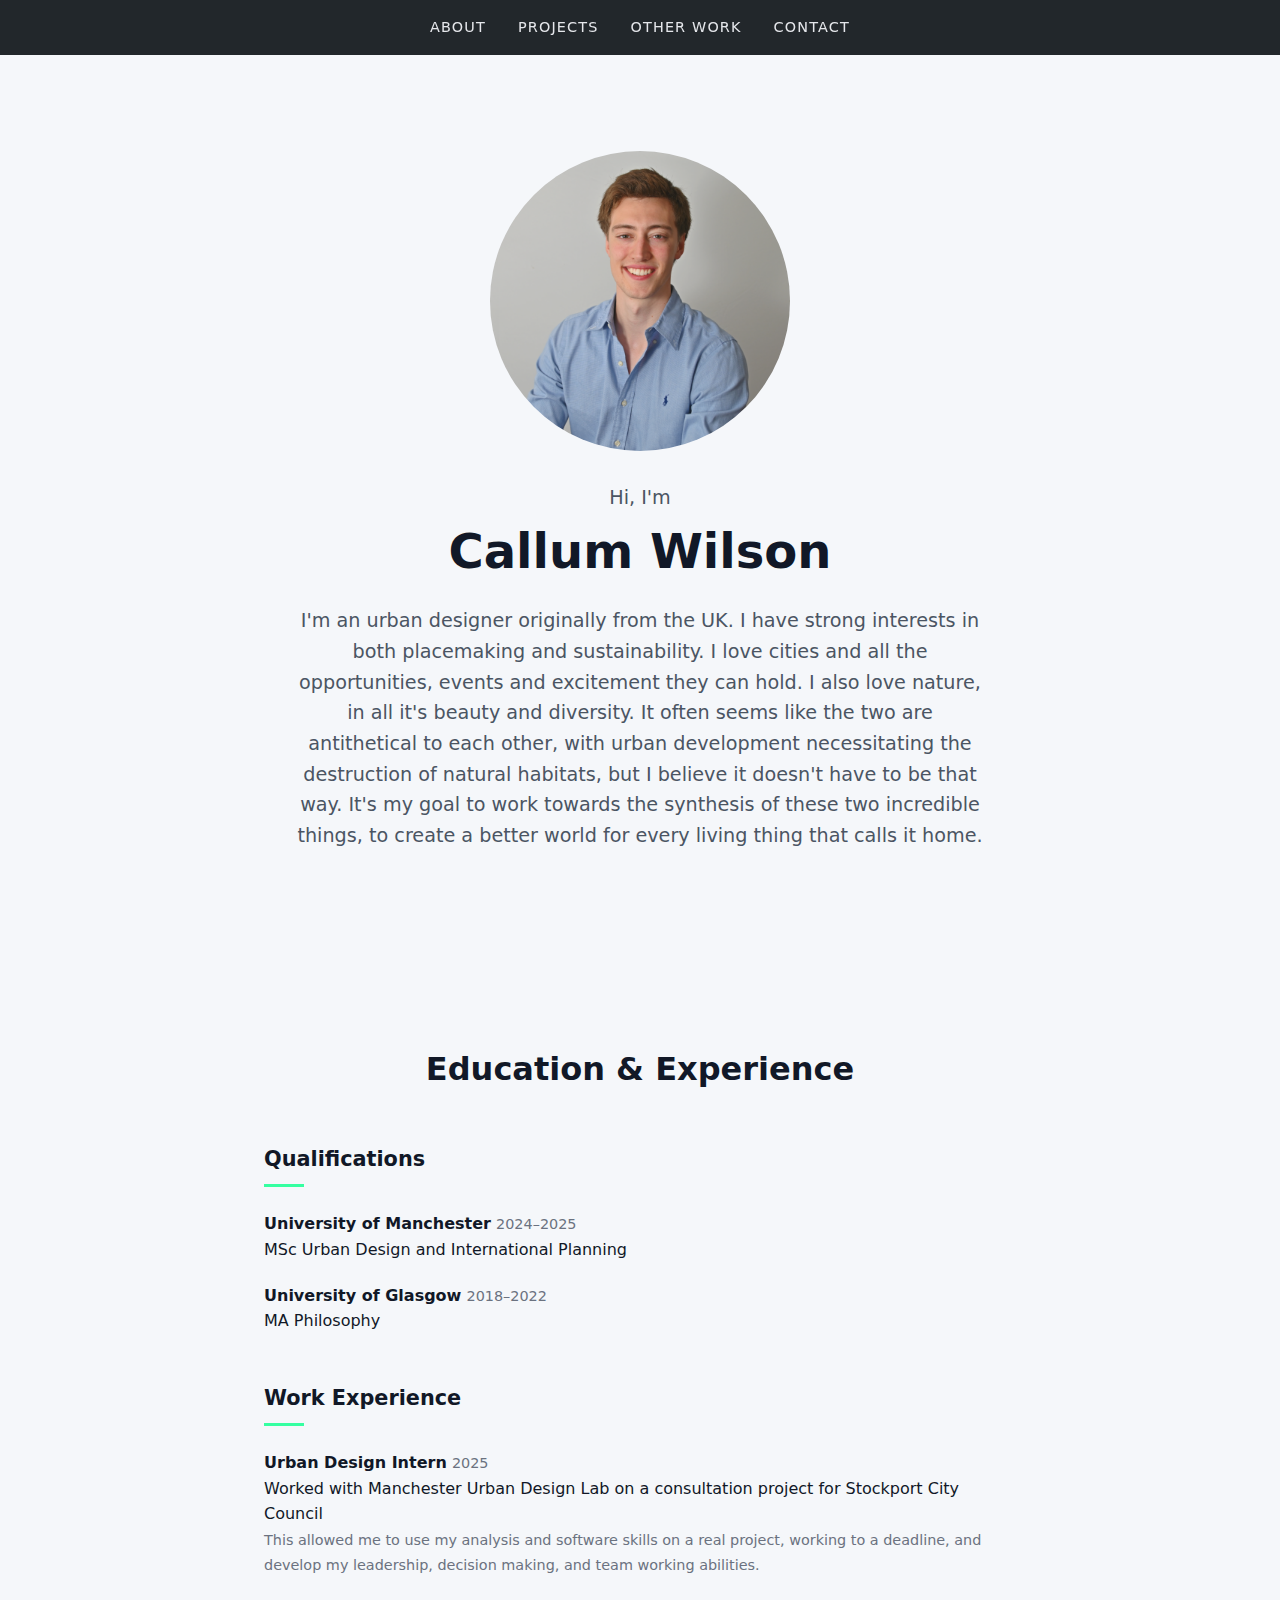
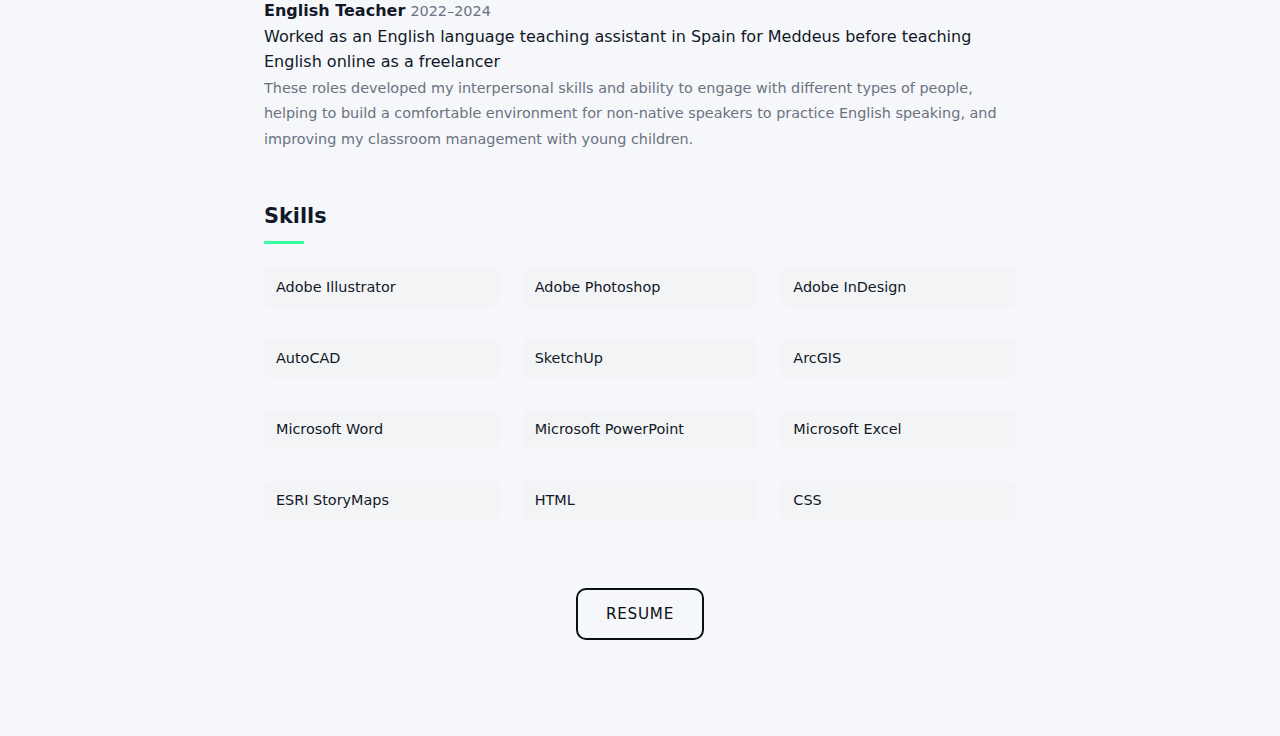
<file: index.html>
<!DOCTYPE html>
<head>
<link rel="stylesheet" href="styles.css">
<link rel="preconnect" href="https://fonts.googleapis.com">
<link rel="preconnect" href="https://fonts.gstatic.com" crossorigin>
<link href="https://fonts.googleapis.com/css2?family=Spectral:ital,wght@0,200;0,300;0,400;0,500;0,600;0,700;0,800;1,200;1,300;1,400;1,500;1,600;1,700;1,800&display=swap" rel="stylesheet">
</head>

<body>

<header>
    <nav class="nav">
    <ul class="nav-links">
        <li><a href="about.html">About</a></li>
        <li><a href="projects.html">Projects</a></li>
        <li><a href="otherwork.html">Other Work</a></li>
        <li><a href="contact.html">Contact</a></li>
    </ul>
    </nav>
</header>

<section class="hero">
  <div class="hero-content">
    <img class="pic" src="images/profilepic.png">
    <p>Hi, I'm</p>
    <h1>Callum Wilson</h1>
    <p>I'm an urban designer originally from the UK. I have strong interests in both placemaking and sustainability. I love cities and all the opportunities, events and excitement they can hold. I also love nature, in all it's beauty and diversity. It often seems like the two are antithetical to each other, with urban development necessitating the destruction of natural habitats, but I believe it doesn't have to be that way. It's my goal to work towards the synthesis of these two incredible things, to create a better world for every living thing that calls it home.</p>
  </div>
</section>

<section class="cv">
  <h2>Education & Experience</h2>

  <div class="cv-block">
    <h3>Qualifications</h3>
    <ul>
      <li>
        <strong>University of Manchester</strong> <span>2024–2025</span><br>
        MSc Urban Design and International Planning
      </li>
      <li>
        <strong>University of Glasgow</strong> <span>2018–2022</span><br>
        MA Philosophy
      </li>
    </ul>
  </div>

  <div class="cv-block">
    <h3>Work Experience</h3>
    <ul>
      <li>
        <strong>Urban Design Intern</strong> <span>2025</span><br>
        Worked with Manchester Urban Design Lab on a consultation project for Stockport City Council <br> 
        <span>This allowed me to use my analysis and software skills on a real project, working to a deadline, and develop my leadership, decision making, and team working abilities.</span>
      </li>
      <li>
        <strong>English Teacher</strong> <span>2022–2024</span><br>
        Worked as an English language teaching assistant in Spain for Meddeus before teaching English online as a freelancer <br>
        <span>These roles developed my interpersonal skills and ability to engage with different types of people, helping to build a comfortable environment for non-native speakers to practice English speaking, and improving my classroom management with young children.</span>
      </li>
    </ul>
  </div>

  <div class="cv-block">
    <h3>Skills</h3>
    <ul class="skills-grid">
      <li>Adobe Illustrator</li>
      <li>Adobe Photoshop</li>
      <li>Adobe InDesign</li>
      <li>AutoCAD</li>
      <li>SketchUp</li>
      <li>ArcGIS</li>
      <li>Microsoft Word</li>
      <li>Microsoft PowerPoint</li>
      <li>Microsoft Excel</li>
      <li>ESRI StoryMaps</li>
      <li>HTML</li>
      <li>CSS</li>
    </ul>
  </div>

 <div class="contact-buttons">
    <a href="pdfs/CV.pdf" target="_blank" class="contact-btn outline">
      Resume
    </a>

</section>


</body>
</file>
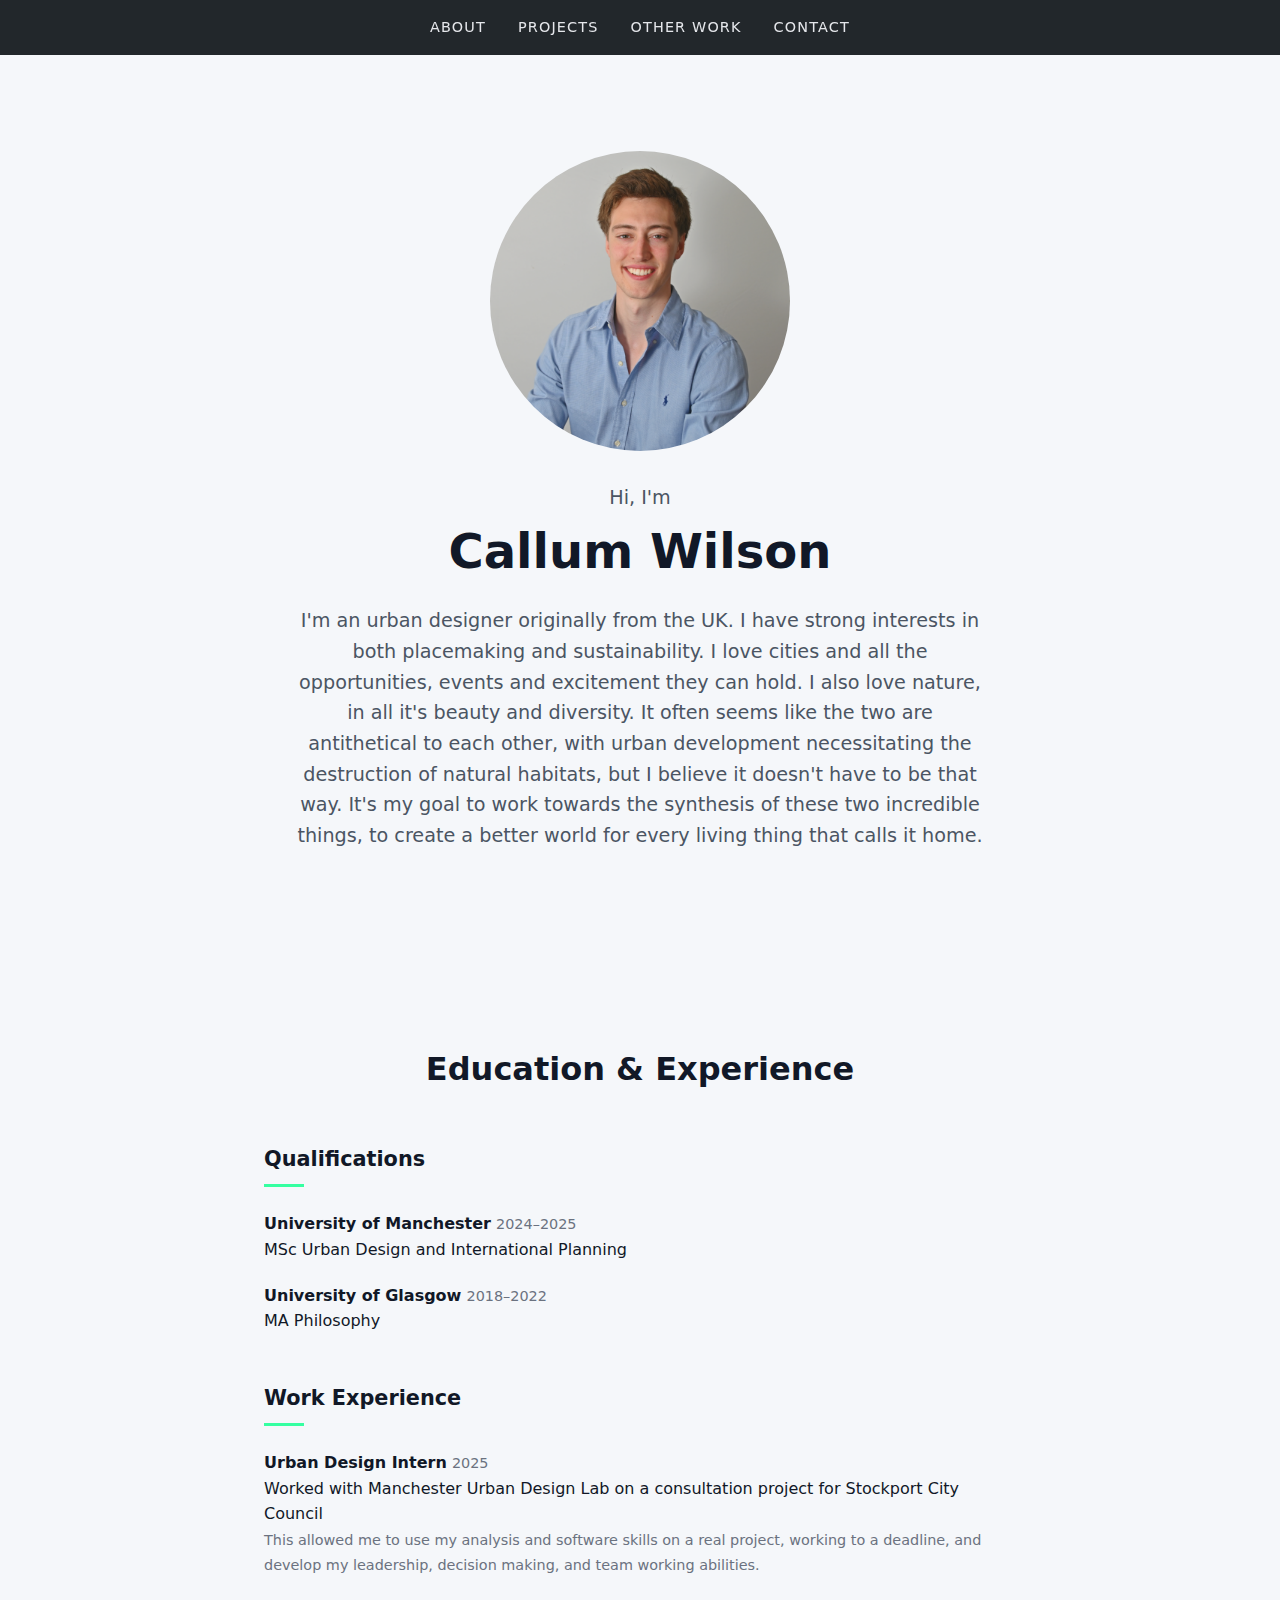
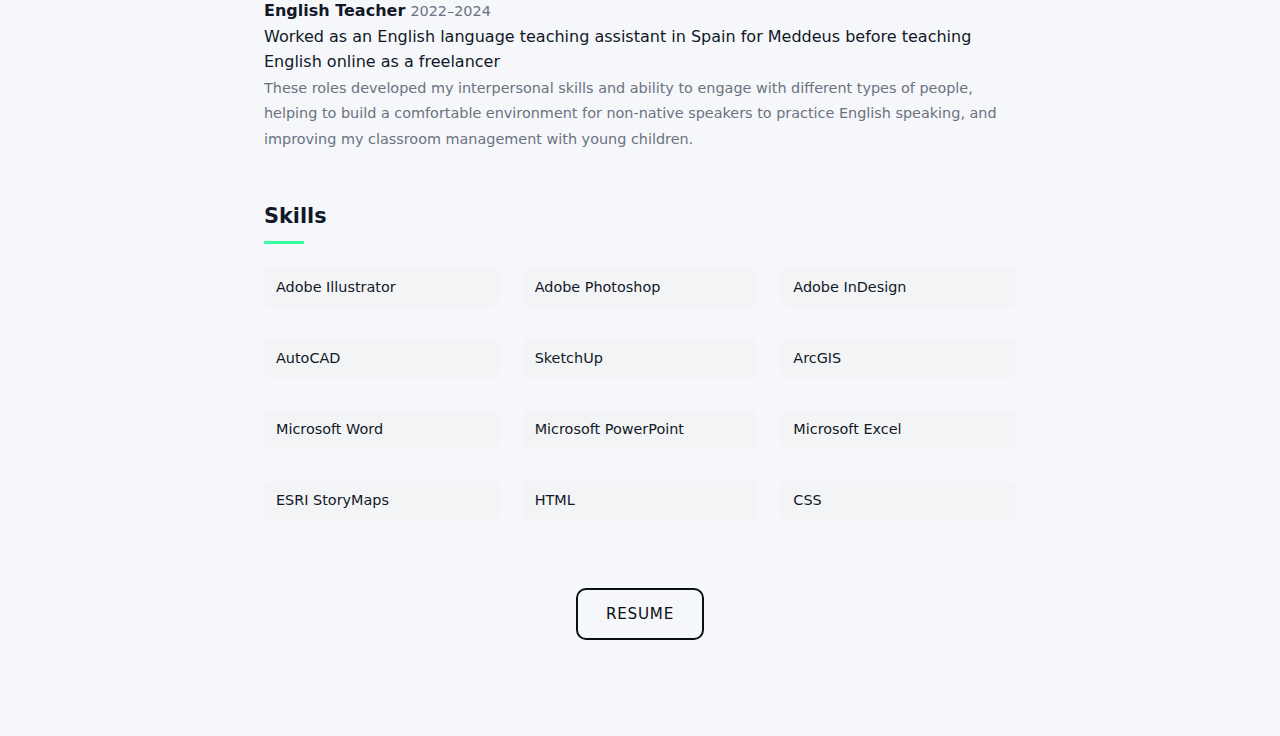
<file: about.html>
<!DOCTYPE html>
<head>
<link rel="stylesheet" href="styles.css">
<link rel="preconnect" href="https://fonts.googleapis.com">
<link rel="preconnect" href="https://fonts.gstatic.com" crossorigin>
<link href="https://fonts.googleapis.com/css2?family=Spectral:ital,wght@0,200;0,300;0,400;0,500;0,600;0,700;0,800;1,200;1,300;1,400;1,500;1,600;1,700;1,800&display=swap" rel="stylesheet">
</head>

<body>

<header>
    <nav class="nav">
    <ul class="nav-links">
        <li><a href="about.html">About</a></li>
        <li><a href="projects.html">Projects</a></li>
        <li><a href="otherwork.html">Other Work</a></li>
        <li><a href="contact.html">Contact</a></li>
    </ul>
    </nav>
</header>

<section class="hero">
  <div class="hero-content">
    <img class="pic" src="images/profilepic.png">
    <p>Hi, I'm</p>
    <h1>Callum Wilson</h1>
    <p>I'm an urban designer originally from the UK. I have strong interests in both placemaking and sustainability. I love cities and all the opportunities, events and excitement they can hold. I also love nature, in all it's beauty and diversity. It often seems like the two are antithetical to each other, with urban development necessitating the destruction of natural habitats, but I believe it doesn't have to be that way. It's my goal to work towards the synthesis of these two incredible things, to create a better world for every living thing that calls it home.</p>
  </div>
</section>

<section class="cv">
  <h2>Education & Experience</h2>

  <div class="cv-block">
    <h3>Qualifications</h3>
    <ul>
      <li>
        <strong>University of Manchester</strong> <span>2024–2025</span><br>
        MSc Urban Design and International Planning
      </li>
      <li>
        <strong>University of Glasgow</strong> <span>2018–2022</span><br>
        MA Philosophy
      </li>
    </ul>
  </div>

  <div class="cv-block">
    <h3>Work Experience</h3>
    <ul>
      <li>
        <strong>Urban Design Intern</strong> <span>2025</span><br>
        Worked with Manchester Urban Design Lab on a consultation project for Stockport City Council <br> 
        <span>This allowed me to use my analysis and software skills on a real project, working to a deadline, and develop my leadership, decision making, and team working abilities.</span>
      </li>
      <li>
        <strong>English Teacher</strong> <span>2022–2024</span><br>
        Worked as an English language teaching assistant in Spain for Meddeus before teaching English online as a freelancer <br>
        <span>These roles developed my interpersonal skills and ability to engage with different types of people, helping to build a comfortable environment for non-native speakers to practice English speaking, and improving my classroom management with young children.</span>
      </li>
    </ul>
  </div>

  <div class="cv-block">
    <h3>Skills</h3>
    <ul class="skills-grid">
      <li>Adobe Illustrator</li>
      <li>Adobe Photoshop</li>
      <li>Adobe InDesign</li>
      <li>AutoCAD</li>
      <li>SketchUp</li>
      <li>ArcGIS</li>
      <li>Microsoft Word</li>
      <li>Microsoft PowerPoint</li>
      <li>Microsoft Excel</li>
      <li>ESRI StoryMaps</li>
      <li>HTML</li>
      <li>CSS</li>
    </ul>
  </div>

 <div class="contact-buttons">
    <a href="pdfs/CV.pdf" target="_blank" class="contact-btn outline">
      Resume
    </a>

</section>


</body>
</file>
<file: styles.css>
:root {
      --bg-dark: #0b0f14;
      --bg-light: #f5f7fa;
      --accent: #35ffa1;
      --text-dark: #111827;
      --text-light: #e5e7eb;
    }

    * {
      margin: 0;
      padding: 0;
      box-sizing: border-box;
    }

    body {
      font-family: system-ui, -apple-system, BlinkMacSystemFont, sans-serif;
      line-height: 1.6;
      background: var(--bg-light);
      color: var(--text-dark);
    }

    /* ===== HEADER ===== */
    header {
      position: sticky;
      top: 0;
      z-index: 1000;
      background: rgba(11, 15, 20, 0.9);
      backdrop-filter: blur(8px);
    }

    .nav {
      max-width: 1200px;
      margin: 0 auto;
      padding: 1rem 1.5rem;
      display: flex;
      align-items: center;
      justify-content: center;
    }


    .nav-links {
      list-style: none;
      display: flex;
      gap: 2rem;
      
    }

    .nav-links li {
  display: flex;
  align-items: center;
  justify-content: center;
}

    .nav-links a {
      text-decoration: none;
      color: var(--text-light);
      font-size: 0.9rem;
      text-transform: uppercase;
      letter-spacing: 0.08em;
      position: relative;
    }

    .nav-links a::after {
      content: "";
      position: absolute;
      left: 0;
      bottom: -4px;
      width: 0;
      height: 2px;
      background: var(--accent);
      transition: width 0.25s ease;
    }

    .nav-links a:hover::after {
      width: 100%;
    }

    /* ===== SECTIONS ===== */
    section {
      max-width: 1200px;
      margin: auto;
      padding: 6rem 1.5rem;
    }

    section h2 {
      font-size: 2rem;
      margin-bottom: 1rem;
    }

    section p {
      max-width: 700px;
      font-size: 1rem;
      color: #374151;
    }

    /* ===== HERO ===== */
    .hero {
       min-height: 90vh;
     display: flex;
    justify-content: center;   
    align-items: center;       
    text-align: center;
    }

    .hero-content {
        max-width: 700px;
    }

    .hero-content h1 {
      font-size: 3rem;
      margin-bottom: 1rem;
      justify-content: center;
    }

    .hero-content p {
      font-size: 1.2rem;
      color: #4b5563;
    }

.pic {
     width: 300px;
  height: 300px;
  border-radius: 50%;
  object-fit: cover;
  margin-bottom: 1.5rem;
}


    /* ===== PROJECT GRID ===== */
  .projects-grid {
  display: grid;
  grid-template-columns: repeat(4, 1fr);
  gap: 2rem;
  margin-top: 3rem;
}

.project-card {
  display: flex;
  flex-direction: column;
  text-decoration: none;
  color: inherit;

  background: white;
  border-radius: 12px;
  padding: 1.5rem;
  box-shadow: 0 10px 30px rgba(0,0,0,0.08);

  transition: transform 0.25s ease, box-shadow 0.25s ease;
}

.project-card:hover {
  transform: translateY(-4px);
  box-shadow: 0 18px 40px rgba(0,0,0,0.12);
}

.project-card img {
  width: 100%;
  height: 180px;
  object-fit: cover;
  border-radius: 8px;
  margin-bottom: 1rem;
}

.project-card h3 {
  margin-bottom: 0.5rem;
  font-size: 1.1rem;
}

.project-card p {
  font-size: 0.95rem;
  color: #374151;
}

@media (max-width: 1024px) {
  .projects-grid {
    grid-template-columns: repeat(2, 1fr);
  }
}

@media (max-width: 600px) {
  .projects-grid {
    grid-template-columns: 1fr;
  }
}





    /* ===== FOOTER ===== */
    footer {
      background: var(--bg-dark);
      color: var(--text-light);
      padding: 3rem 1.5rem;
      text-align: center;
    }

    /* ===== MOBILE ===== */
    @media (max-width: 768px) {
      .nav-links {
        display: none;
      }

      .hero-content h1 {
        font-size: 2.2rem;
      }
    }

    /* ===== LINK UNDERLINE ANIMATION ===== */
.underline-link {
  position: relative;
  text-decoration: none;
  color: inherit;
  display: inline-block;
}

.underline-link::after {
  content: "";
  position: absolute;
  left: 0;
  bottom: 0px;
  width: 0;
  height: 2px;
  background: var(--accent);
  transition: width 0.25s ease;
}

.underline-link:hover::after {
  width: 100%;
}

.pdf-frame {
  width: 100%;
  height: calc(100vh - 80px); /* subtract header height */
  border: none;
}


.cv {
  max-width: 800px;
  margin: 0 auto;
  padding: 6rem 1.5rem;
}

.cv h2 {
  font-size: 2rem;
  margin-bottom: 3rem;
  text-align: center;
}

.cv-block {
  margin-bottom: 3rem;
}

.cv h3 {
  font-size: 1.3rem;
  margin-bottom: 1.5rem;
  position: relative;
}

.cv h3::after {
  content: "";
  display: block;
  width: 40px;
  height: 3px;
  background: var(--accent);
  margin-top: 0.5rem;
}

.cv ul {
  list-style: none;
  padding: 0;
}

.cv li {
  margin-bottom: 1.25rem;
  line-height: 1.6;
}

.cv li span {
  color: #6b7280;
  font-size: 0.9rem;
}


.projects h2 {
  font-size: 2rem;
  margin-bottom: 3rem;
  text-align: center;
  align-content: center;
}

/* Skills grid */
.skills-grid {
  display: grid;
  grid-template-columns: repeat(auto-fit, minmax(180px, 1fr));
  gap: 0.75rem 1.5rem;
}

.skills-grid li {
  background: #f3f4f6;
  padding: 0.5rem 0.75rem;
  border-radius: 6px;
  font-size: 0.9rem;
}


.contact {
  text-align: center;
  padding: 6rem 1.5rem;
}

.contact-buttons {
  display: flex;
  justify-content: center;
  gap: 1.5rem;
  margin-top: 2rem;
  flex-wrap: wrap;
}

.contact-btn {
  text-decoration: none;
  font-family: inherit;
  font-size: 0.95rem;
  letter-spacing: 0.05em;
  text-transform: uppercase;

  padding: 0.75rem 1.75rem;
  border-radius: 10px;

  background: var(--bg-dark);
  color: white;

  transition: transform 0.2s ease, box-shadow 0.2s ease;
}

.contact-btn:hover {
  transform: translateY(-2px);
  box-shadow: 0 8px 20px rgba(0,0,0,0.15);
}

/* Secondary (outlined) button */
.contact-btn.outline {
  background: transparent;
  color: var(--bg-dark);
  border: 2px solid var(--bg-dark);
}

.contact-btn.outline:hover {
  background: var(--bg-dark);
  color: var(--accent);
}

.photo-gallery {
  max-width: 1200px;
  margin: auto;
  padding: 6rem 1.5rem;
}

.photo-gallery h2 {
  font-size: 2rem;
  margin-bottom: 2rem;
  text-align: center;
}

/* ===== PHOTO GRID ===== */
.photo-grid {
  display: grid;
  grid-template-columns: repeat(3, 1fr);
  gap: 1rem;
}

/* Images */
.photo-grid img {
  width: 100%;
  height: 100%;
  aspect-ratio: 4 / 3;       /* keeps grid tidy */
  object-fit: cover;
  border-radius: 12px;
  cursor: pointer;

  transition: transform 0.25s ease, box-shadow 0.25s ease;
}

.photo-grid img:hover {
  transform: scale(1.02);
  box-shadow: 0 10px 30px rgba(0,0,0,0.15);
}

/* Individual photo */
.photo-item {
  width: 100%;
  aspect-ratio: 1 / 1;     /* square grid */
  overflow: hidden;
  border-radius: 10px;
  background: #eee;
}

/* Image itself */
.photo-item img {
  width: 100%;
  height: 100%;
  object-fit: cover;
  display: block;
}

.graphics-grid {
  display: grid;
   grid-template-columns: repeat(3, 1fr);
  gap: 1.5rem;
  margin-bottom: 3rem;
}

.graphics-item img {
  width: 100%;
  height: 100%;        /* keeps correct proportions */
  display: block;
}

.graphics-grid img {
  width: 100%;
  height: 100%;
  object-fit: scale-down;
  border-radius: 12px;
  cursor: pointer;

  transition: transform 0.25s ease, box-shadow 0.25s ease;
}

.graphics-grid img:hover {
  transform: scale(1.02);
  box-shadow: 0 10px 30px rgba(0,0,0,0.15);
}

/* Lightbox overlay */
.lightbox {
  position: fixed;
  inset: 0;
  background: rgba(0,0,0,0.9);
  display: flex;
  align-items: center;
  justify-content: center;
  opacity: 0;
  pointer-events: none;
  transition: opacity 0.25s ease;
  z-index: 9999;
}

/* Show when active */
.lightbox.active {
  opacity: 1;
  pointer-events: auto;
}

/* Image */
.lightbox-img {
  max-width: 90%;
  max-height: 90%;
  border-radius: 6px;
}

/* Close button */
.lightbox-close {
  position: absolute;
  top: 20px;
  right: 30px;
  font-size: 3rem;
  color: white;
  cursor: pointer;
}


.card-link {
  text-decoration: none;
  color: inherit;
  display: block;
}

.card-link .project-card {
  height: 100%;
  transition: transform 0.2s ease, box-shadow 0.2s ease;
}

.card-link:hover .project-card {
  transform: translateY(-4px);
  box-shadow: 0 15px 35px rgba(0,0,0,0.12);
}

.gallery-heading {
  font-size: 1.5rem;
  text-align: center;
}

.gallery-description {
  margin: 0 auto 1.5rem;
  line-height: 1.6;
  max-width: 800px;
  text-align: center;
}

.sectiontitle {
  text-align: center;
}

 .other-grid {
  display: grid;
  grid-template-columns: repeat(3, 1fr);
  gap: 2rem;
  margin-top: 3rem;
}
</file>
